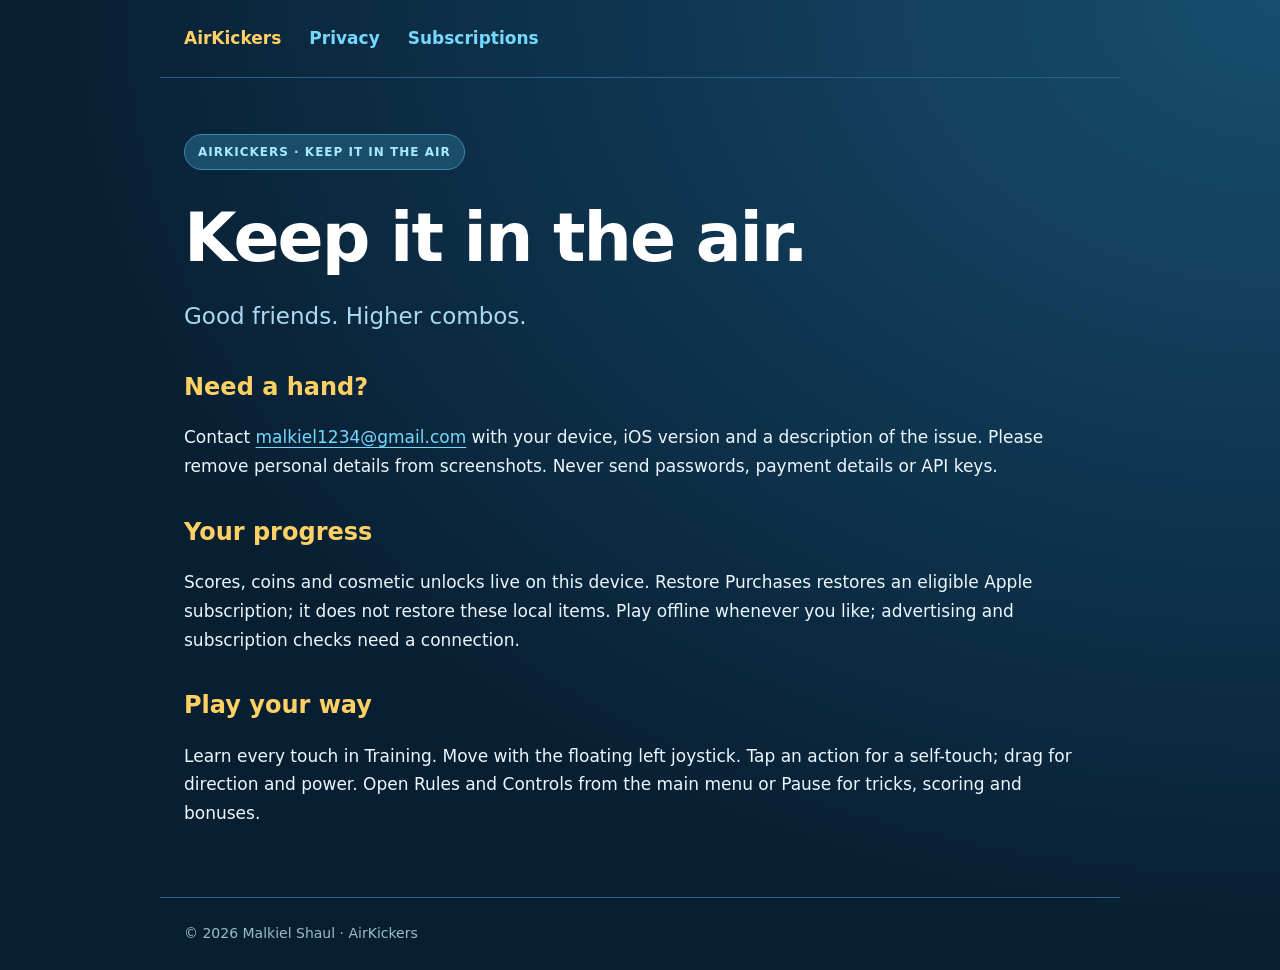
<file: index.html>
<!doctype html><html lang="en"><meta charset="utf-8"><meta name="viewport" content="width=device-width,initial-scale=1"><link rel="stylesheet" href="style.css"><title>AirKickers — Support</title><nav><a href="index.html" aria-current="page">AirKickers</a><a href="privacy.html">Privacy</a><a href="terms.html">Subscriptions</a></nav><main><p class="tag">AIRKICKERS · KEEP IT IN THE AIR</p><h1>Keep it in the air.</h1><p class="intro">Good friends. Higher combos.</p><h2>Need a hand?</h2><p>Contact <a href="mailto:malkiel1234@gmail.com">malkiel1234@gmail.com</a> with your device, iOS version and a description of the issue. Please remove personal details from screenshots. Never send passwords, payment details or API keys.</p><h2>Your progress</h2><p>Scores, coins and cosmetic unlocks live on this device. Restore Purchases restores an eligible Apple subscription; it does not restore these local items. Play offline whenever you like; advertising and subscription checks need a connection.</p><h2>Play your way</h2><p>Learn every touch in Training. Move with the floating left joystick. Tap an action for a self-touch; drag for direction and power. Open Rules and Controls from the main menu or Pause for tricks, scoring and bonuses.</p></main><footer>© 2026 Malkiel Shaul · AirKickers</footer></html>
</file>
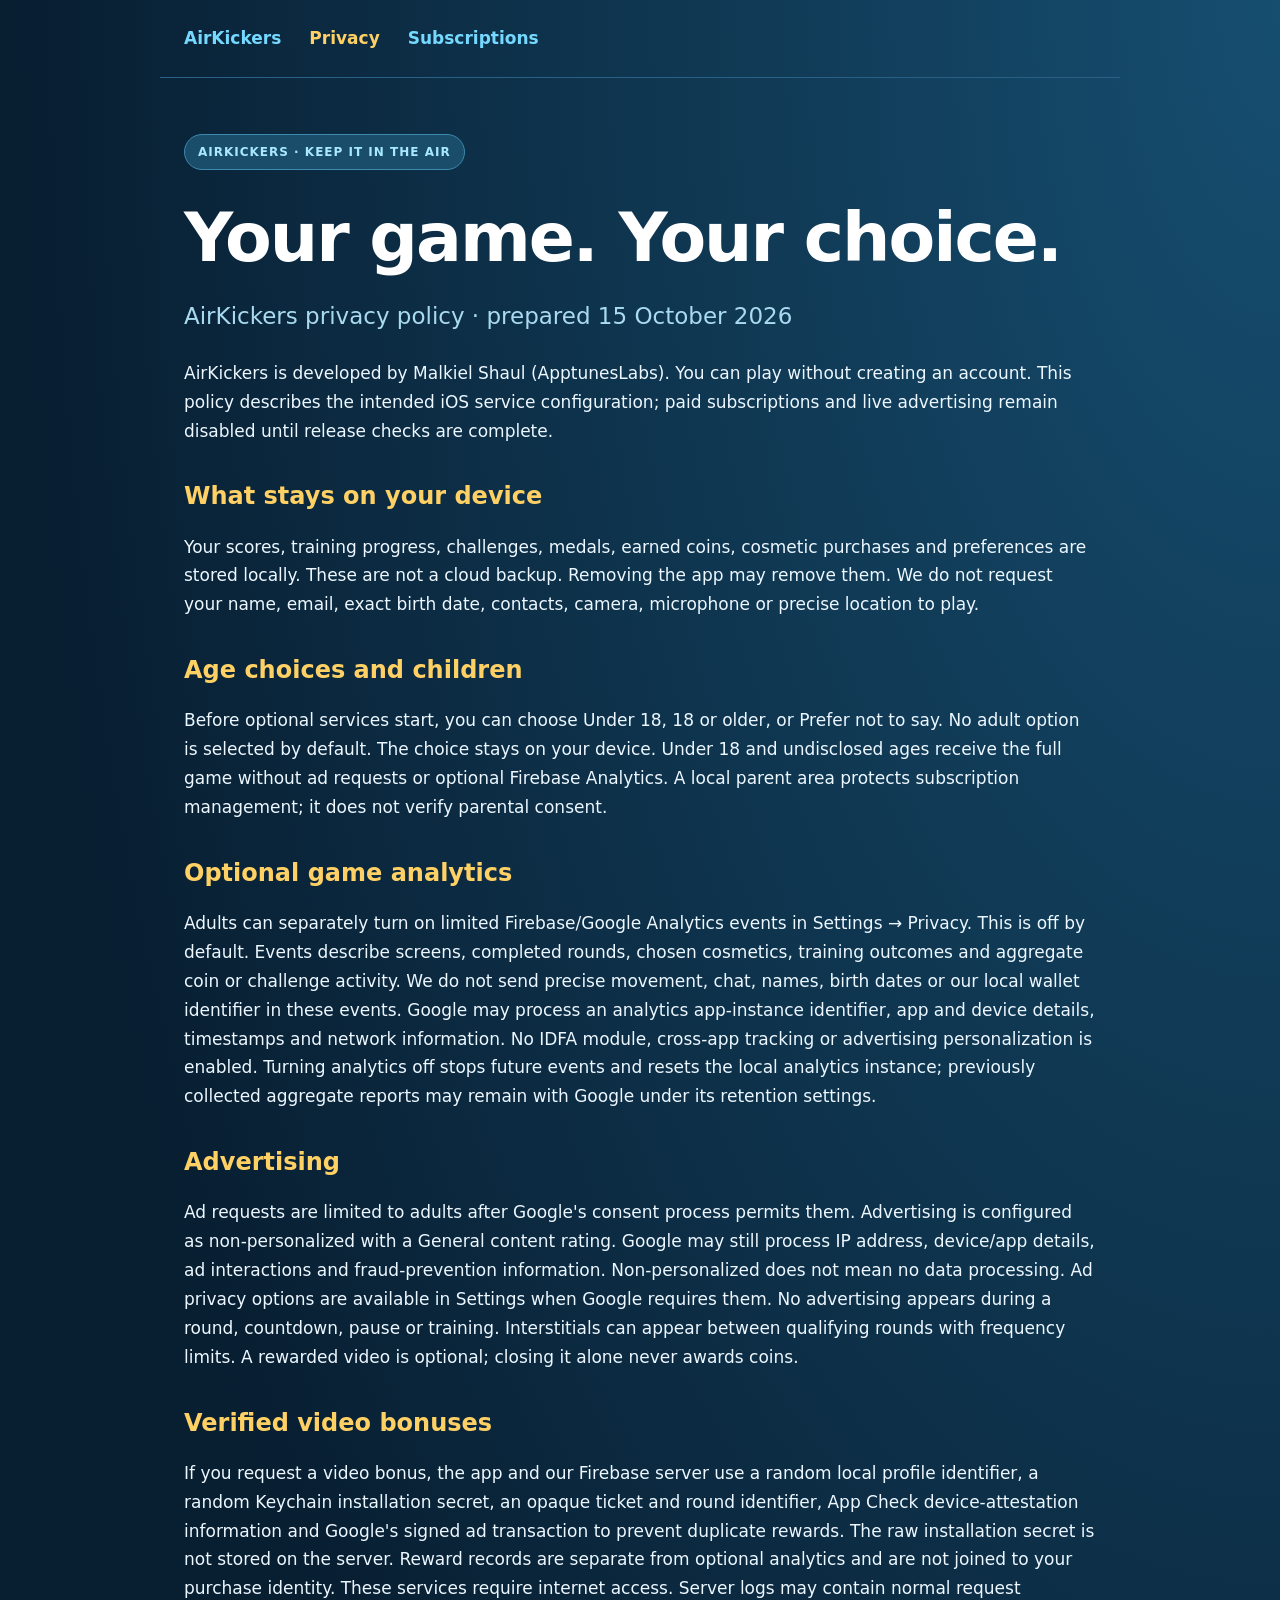
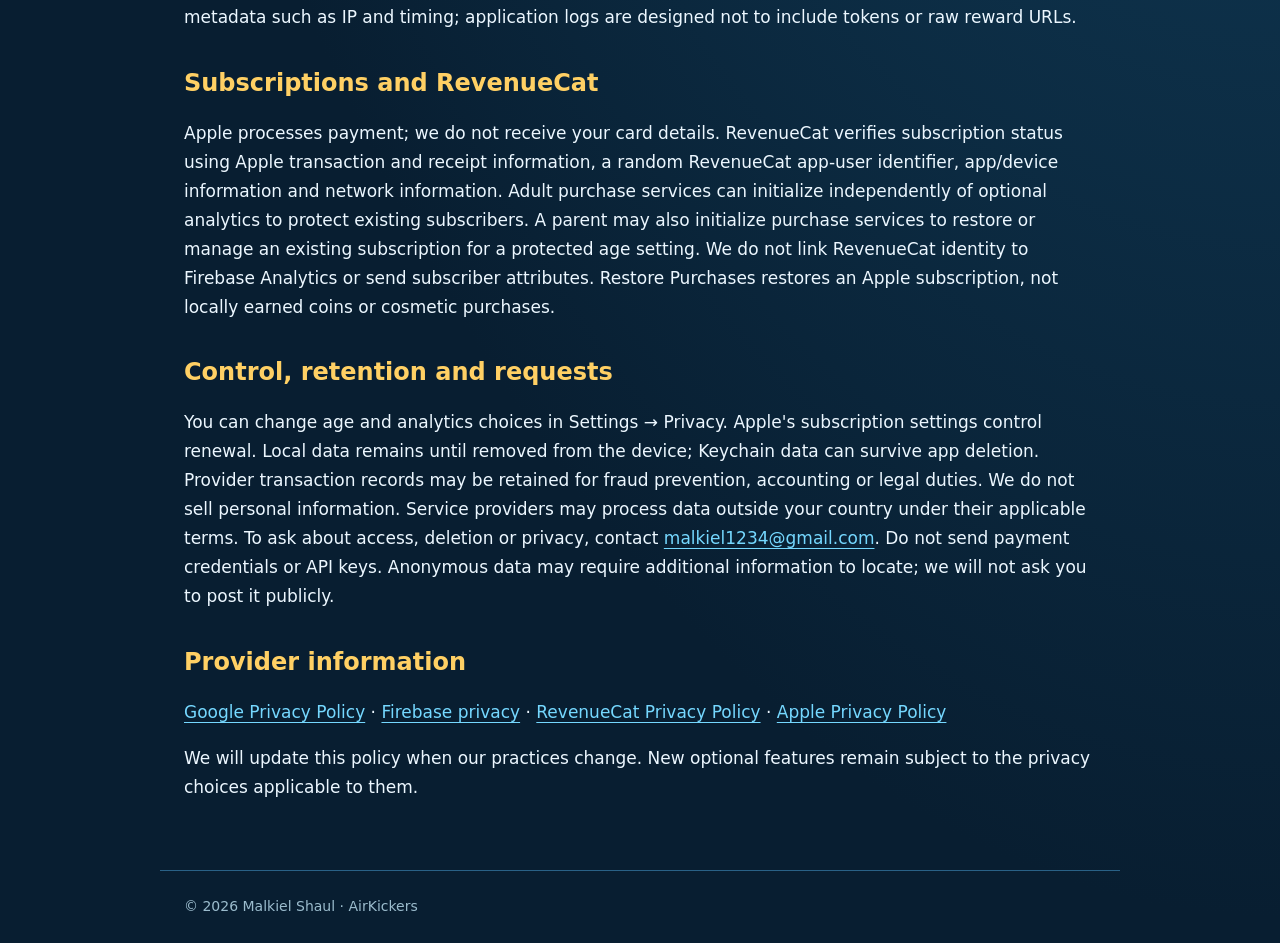
<file: privacy.html>
<!doctype html><html lang="en"><meta charset="utf-8"><meta name="viewport" content="width=device-width,initial-scale=1"><link rel="stylesheet" href="style.css"><title>AirKickers — Privacy</title><nav><a href="index.html">AirKickers</a><a href="privacy.html" aria-current="page">Privacy</a><a href="terms.html">Subscriptions</a></nav><main><p class="tag">AIRKICKERS · KEEP IT IN THE AIR</p><h1>Your game. Your choice.</h1><p class="intro">AirKickers privacy policy · prepared 15 October 2026</p><p>AirKickers is developed by Malkiel Shaul (ApptunesLabs). You can play without creating an account. This policy describes the intended iOS service configuration; paid subscriptions and live advertising remain disabled until release checks are complete.</p><h2>What stays on your device</h2><p>Your scores, training progress, challenges, medals, earned coins, cosmetic purchases and preferences are stored locally. These are not a cloud backup. Removing the app may remove them. We do not request your name, email, exact birth date, contacts, camera, microphone or precise location to play.</p><h2>Age choices and children</h2><p>Before optional services start, you can choose Under 18, 18 or older, or Prefer not to say. No adult option is selected by default. The choice stays on your device. Under 18 and undisclosed ages receive the full game without ad requests or optional Firebase Analytics. A local parent area protects subscription management; it does not verify parental consent.</p><h2>Optional game analytics</h2><p>Adults can separately turn on limited Firebase/Google Analytics events in Settings → Privacy. This is off by default. Events describe screens, completed rounds, chosen cosmetics, training outcomes and aggregate coin or challenge activity. We do not send precise movement, chat, names, birth dates or our local wallet identifier in these events. Google may process an analytics app-instance identifier, app and device details, timestamps and network information. No IDFA module, cross-app tracking or advertising personalization is enabled. Turning analytics off stops future events and resets the local analytics instance; previously collected aggregate reports may remain with Google under its retention settings.</p><h2>Advertising</h2><p>Ad requests are limited to adults after Google's consent process permits them. Advertising is configured as non-personalized with a General content rating. Google may still process IP address, device/app details, ad interactions and fraud-prevention information. Non-personalized does not mean no data processing. Ad privacy options are available in Settings when Google requires them. No advertising appears during a round, countdown, pause or training. Interstitials can appear between qualifying rounds with frequency limits. A rewarded video is optional; closing it alone never awards coins.</p><h2>Verified video bonuses</h2><p>If you request a video bonus, the app and our Firebase server use a random local profile identifier, a random Keychain installation secret, an opaque ticket and round identifier, App Check device-attestation information and Google's signed ad transaction to prevent duplicate rewards. The raw installation secret is not stored on the server. Reward records are separate from optional analytics and are not joined to your purchase identity. These services require internet access. Server logs may contain normal request metadata such as IP and timing; application logs are designed not to include tokens or raw reward URLs.</p><h2>Subscriptions and RevenueCat</h2><p>Apple processes payment; we do not receive your card details. RevenueCat verifies subscription status using Apple transaction and receipt information, a random RevenueCat app-user identifier, app/device information and network information. Adult purchase services can initialize independently of optional analytics to protect existing subscribers. A parent may also initialize purchase services to restore or manage an existing subscription for a protected age setting. We do not link RevenueCat identity to Firebase Analytics or send subscriber attributes. Restore Purchases restores an Apple subscription, not locally earned coins or cosmetic purchases.</p><h2>Control, retention and requests</h2><p>You can change age and analytics choices in Settings → Privacy. Apple's subscription settings control renewal. Local data remains until removed from the device; Keychain data can survive app deletion. Provider transaction records may be retained for fraud prevention, accounting or legal duties. We do not sell personal information. Service providers may process data outside your country under their applicable terms. To ask about access, deletion or privacy, contact <a href="mailto:malkiel1234@gmail.com">malkiel1234@gmail.com</a>. Do not send payment credentials or API keys. Anonymous data may require additional information to locate; we will not ask you to post it publicly.</p><h2>Provider information</h2><p><a href="https://policies.google.com/privacy">Google Privacy Policy</a> · <a href="https://firebase.google.com/support/privacy">Firebase privacy</a> · <a href="https://www.revenuecat.com/privacy">RevenueCat Privacy Policy</a> · <a href="https://www.apple.com/legal/privacy/">Apple Privacy Policy</a></p><p>We will update this policy when our practices change. New optional features remain subject to the privacy choices applicable to them.</p></main><footer>© 2026 Malkiel Shaul · AirKickers</footer></html>
</file>
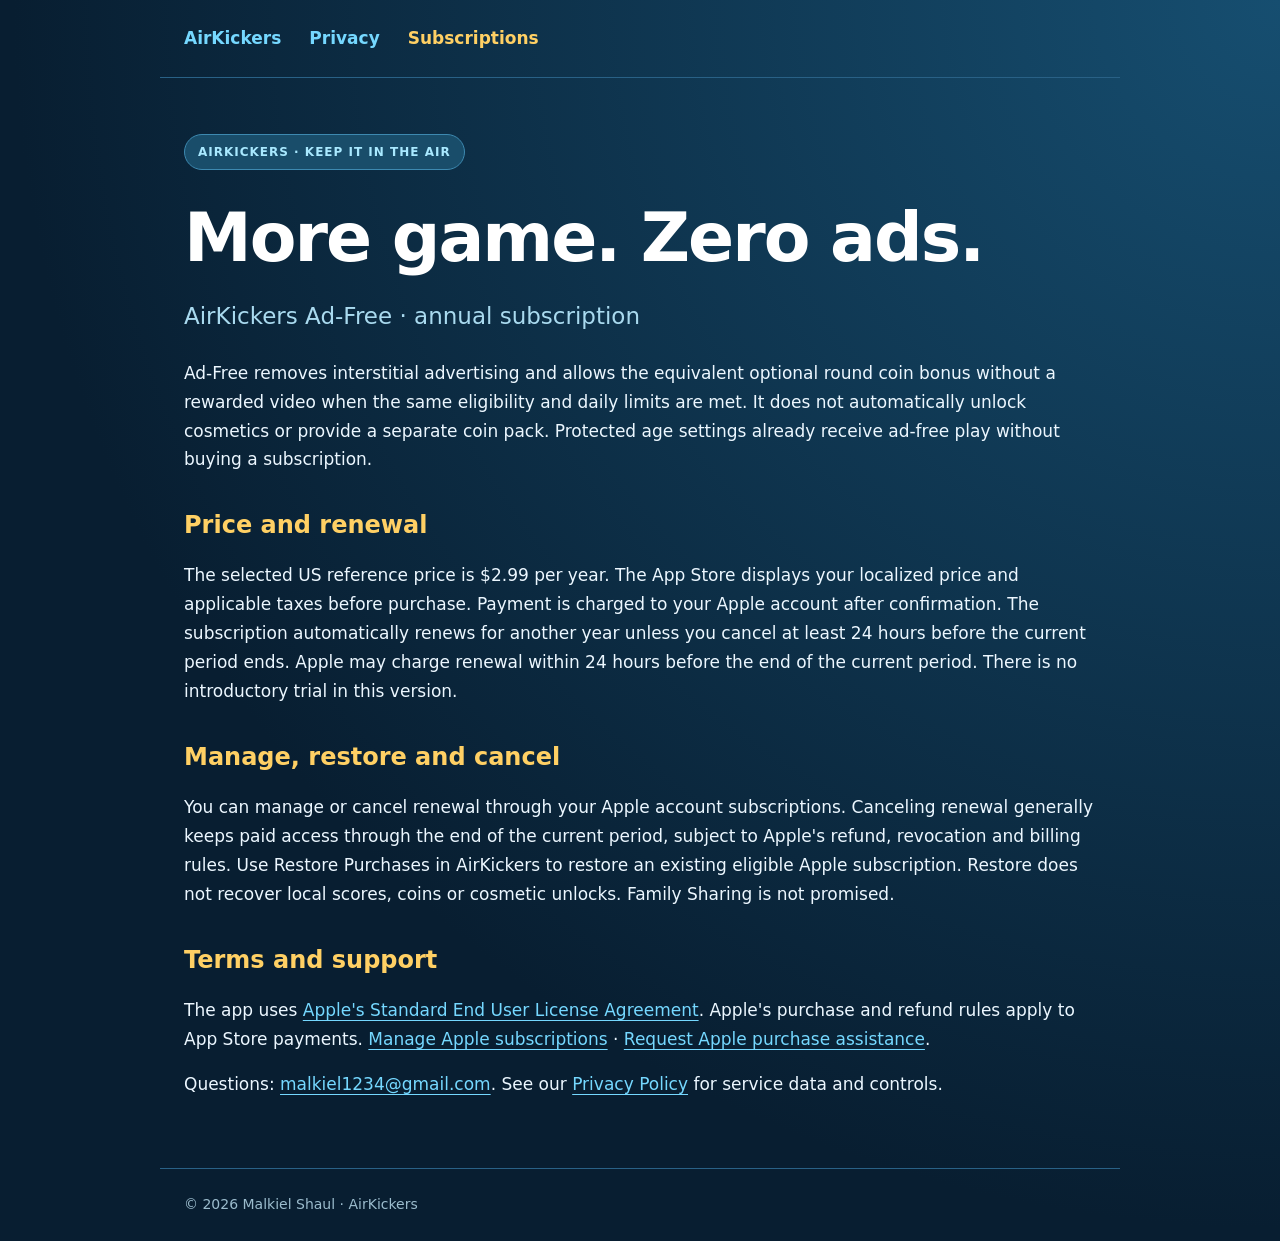
<file: terms.html>
<!doctype html><html lang="en"><meta charset="utf-8"><meta name="viewport" content="width=device-width,initial-scale=1"><link rel="stylesheet" href="style.css"><title>AirKickers — Ad-Free Subscription</title><nav><a href="index.html">AirKickers</a><a href="privacy.html">Privacy</a><a href="terms.html" aria-current="page">Subscriptions</a></nav><main><p class="tag">AIRKICKERS · KEEP IT IN THE AIR</p><h1>More game. Zero ads.</h1><p class="intro">AirKickers Ad-Free · annual subscription</p><p>Ad-Free removes interstitial advertising and allows the equivalent optional round coin bonus without a rewarded video when the same eligibility and daily limits are met. It does not automatically unlock cosmetics or provide a separate coin pack. Protected age settings already receive ad-free play without buying a subscription.</p><h2>Price and renewal</h2><p>The selected US reference price is $2.99 per year. The App Store displays your localized price and applicable taxes before purchase. Payment is charged to your Apple account after confirmation. The subscription automatically renews for another year unless you cancel at least 24 hours before the current period ends. Apple may charge renewal within 24 hours before the end of the current period. There is no introductory trial in this version.</p><h2>Manage, restore and cancel</h2><p>You can manage or cancel renewal through your Apple account subscriptions. Canceling renewal generally keeps paid access through the end of the current period, subject to Apple's refund, revocation and billing rules. Use Restore Purchases in AirKickers to restore an existing eligible Apple subscription. Restore does not recover local scores, coins or cosmetic unlocks. Family Sharing is not promised.</p><h2>Terms and support</h2><p>The app uses <a href="https://www.apple.com/legal/internet-services/itunes/dev/stdeula/">Apple's Standard End User License Agreement</a>. Apple's purchase and refund rules apply to App Store payments. <a href="https://apps.apple.com/account/subscriptions">Manage Apple subscriptions</a> · <a href="https://reportaproblem.apple.com/">Request Apple purchase assistance</a>.</p><p>Questions: <a href="mailto:malkiel1234@gmail.com">malkiel1234@gmail.com</a>. See our <a href="privacy.html">Privacy Policy</a> for service data and controls.</p></main><footer>© 2026 Malkiel Shaul · AirKickers</footer></html>
</file>
<file: style.css>
:root{color-scheme:dark}*{box-sizing:border-box}body{margin:0;background:radial-gradient(ellipse at top right,#164e70,#081e31 70%);color:#ecf7ff;font:17px/1.7 system-ui,sans-serif;min-height:100vh}nav,main,footer{max-width:960px;margin:auto;padding:24px}nav{display:flex;gap:28px;border-bottom:1px solid #296186}a{color:#75d8ff;text-underline-offset:4px}nav a{font-weight:700;text-decoration:none}nav a[aria-current]{color:#ffd064}main{padding-top:44px;padding-bottom:52px}h1{font-size:clamp(40px,7vw,68px);line-height:1.05;letter-spacing:-2px;margin:20px 0;color:#fff}h2{font-size:24px;line-height:1.3;color:#ffd064;margin-top:36px}.intro{font-size:23px;color:#a9daef}.tag{display:inline-block;font-size:12px;letter-spacing:1px;font-weight:700;background:#194d6a;border:1px solid #3d89b0;border-radius:20px;padding:7px 13px;color:#a9e9ff}footer{border-top:1px solid #296186;color:#9bbccd;font-size:14px}@media(max-width:500px){body{font-size:16px}nav{gap:18px;font-size:14px}h1{letter-spacing:-1px}main{padding-top:26px}}
</file>
